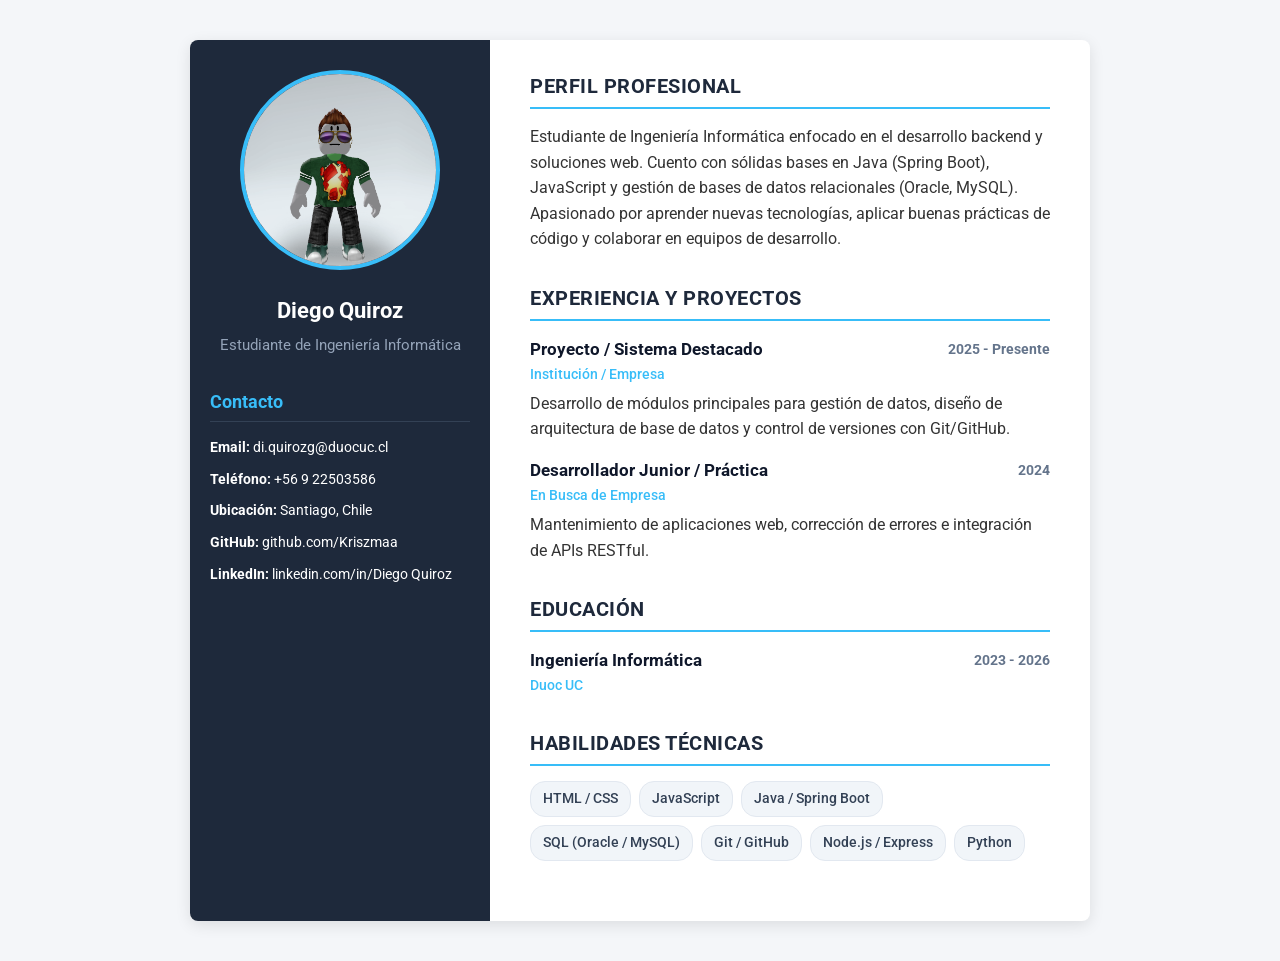
<file: docs/legacy/index.html>
<!DOCTYPE html>
<html lang="es">
<head>
    <meta charset="UTF-8">
    <meta name="viewport" content="width=device-width, initial-scale=1.0">
    <title>Curriculum Vitae</title>
    <link rel="stylesheet" href="assets/css/styles.css">
    <link rel="preconnect" href="https://fonts.googleapis.com">
    <link rel="preconnect" href="https://fonts.gstatic.com" crossorigin>
    <link href="https://fonts.googleapis.com/css2?family=Roboto:wght@300;400;700&display=swap" rel="stylesheet">
</head>
<body>

    <div class="cv-container">
        <header class="header">
            <div class="profile">
                <img src="assets/imagenes/ROBUX.png" alt="Foto de perfil" class="profile-img"> 
                <h1>Diego Quiroz</h1>
                <p class="subtitle">Estudiante de Ingeniería Informática</p>
            </div>
            
            <div class="contact-info">
                <h3>Contacto</h3>
                <ul>
                    <li><strong>Email:</strong> di.quirozg@duocuc.cl</li>
                    <li><strong>Teléfono:</strong> +56 9 22503586</li>
                    <li><strong>Ubicación:</strong> Santiago, Chile</li>
                    <li><strong>GitHub:</strong> github.com/Kriszmaa</li>
                    <li><strong>LinkedIn:</strong> linkedin.com/in/Diego Quiroz</li>
                </ul>
            </div>
        </header>

        <main class="main-content">
            <section class="section">
                <h2>Perfil Profesional</h2>
                <p>
                <p>
                Estudiante de Ingeniería Informática enfocado en el desarrollo backend y soluciones web. Cuento con sólidas bases en Java (Spring Boot), JavaScript  y gestión de bases de datos relacionales (Oracle, MySQL). Apasionado por aprender nuevas tecnologías, aplicar buenas prácticas de código y colaborar en equipos de desarrollo.
</p>
                </p>
            </section>

            <section class="section">
                <h2>Experiencia y Proyectos</h2>
                <div class="item">
                    <div class="item-header">
                        <h3>Proyecto / Sistema Destacado</h3>
                        <span class="date">2025 - Presente</span>
                    </div>
                    <p class="institution">Institución / Empresa</p>
                    <p>Desarrollo de módulos principales para gestión de datos, diseño de arquitectura de base de datos y control de versiones con Git/GitHub.</p>
                </div>

                <div class="item">
                    <div class="item-header">
                        <h3>Desarrollador Junior / Práctica</h3>
                        <span class="date">2024</span>
                    </div>
                    <p class="institution">En Busca de Empresa</p>
                    <p>Mantenimiento de aplicaciones web, corrección de errores e integración de APIs RESTful.</p>
                </div>
            </section>

            <section class="section">
                <h2>Educación</h2>
                <div class="item">
                    <div class="item-header">
                        <h3>Ingeniería Informática</h3>
                        <span class="date">2023 - 2026</span>
                    </div>
                    <p class="institution">Duoc UC</p>
                </div>
            </section>

            <section class="section">
                <h2>Habilidades Técnicas</h2>
                <div class="skills-grid">
                    <span class="skill-tag">HTML / CSS</span>
                    <span class="skill-tag">JavaScript</span>
                    <span class="skill-tag">Java / Spring Boot</span>
                    <span class="skill-tag">SQL (Oracle / MySQL)</span>
                    <span class="skill-tag">Git / GitHub</span>
                    <span class="skill-tag">Node.js / Express</span>
                    <span class="skill-tag">Python</span>
                </div>
            </section>
        </main>
    </div>

</body>
</html>
</file>
<file: docs/legacy/assets/css/styles.css>
/* Reset básico */
* {
    margin: 0;
    padding: 0;
    box-sizing: border-box;
}

body {
    font-family: 'Roboto', sans-serif;
    background-color: #f4f6f9;
    color: #333;
    line-height: 1.6;
    padding: 20px;
}

/* Contenedor principal */
.cv-container {
    max-width: 900px;
    margin: 20px auto;
    background: #ffffff;
    display: grid;
    grid-template-columns: 300px 1fr;
    box-shadow: 0 4px 15px rgba(0, 0, 0, 0.1);
    border-radius: 8px;
    overflow: hidden;
}

/* Sidebar / Header Lateral */
.header {
    background-color: #1e293b;
    color: #ffffff;
    padding: 30px 20px;
}

.profile {
    text-align: center;
    margin-bottom: 30px;
}


.profile-img {
    width: 200px;        
    height: 200px;      
    border-radius: 50%;
    object-fit: cover;
    border: 4px solid #38bdf8; 
    margin-bottom: 15px;
}

.profile h1 {
    font-size: 1.4rem;
    margin-bottom: 5px;
}

.subtitle {
    color: #94a3b8;
    font-size: 0.95rem;
}

.contact-info h3 {
    font-size: 1.1rem;
    color: #38bdf8;
    border-bottom: 1px solid #334155;
    padding-bottom: 5px;
    margin-bottom: 15px;
}

.contact-info ul {
    list-style: none;
}

.contact-info li {
    font-size: 0.85rem;
    margin-bottom: 10px;
    word-break: break-all;
}

/* Contenido Principal */
.main-content {
    padding: 30px 40px;
}

.section {
    margin-bottom: 30px;
}

.section h2 {
    font-size: 1.25rem;
    color: #1e293b;
    border-bottom: 2px solid #38bdf8;
    padding-bottom: 5px;
    margin-bottom: 15px;
    text-transform: uppercase;
    letter-spacing: 0.5px;
}

.item {
    margin-bottom: 15px;
}

.item-header {
    display: flex;
    justify-content: space-between;
    align-items: center;
}

.item-header h3 {
    font-size: 1.05rem;
    color: #0f172a;
}

.date {
    font-size: 0.85rem;
    color: #64748b;
    font-weight: bold;
}

.institution {
    font-size: 0.9rem;
    color: #38bdf8;
    font-weight: 500;
    margin-bottom: 5px;
}

/* Tags de Habilidades */
.skills-grid {
    display: flex;
    flex-wrap: wrap;
    gap: 8px;
}

.skill-tag {
    background-color: #f1f5f9;
    color: #334155;
    padding: 6px 12px;
    border-radius: 15px;
    font-size: 0.85rem;
    font-weight: 500;
    border: 1px solid #e2e8f0;
}

/* Diseño responsivo para pantallas pequeñas */
@media (max-width: 768px) {
    .cv-container {
        grid-template-columns: 1fr;
    }
    
    .main-content {
        padding: 20px;
    }
}
</file>
